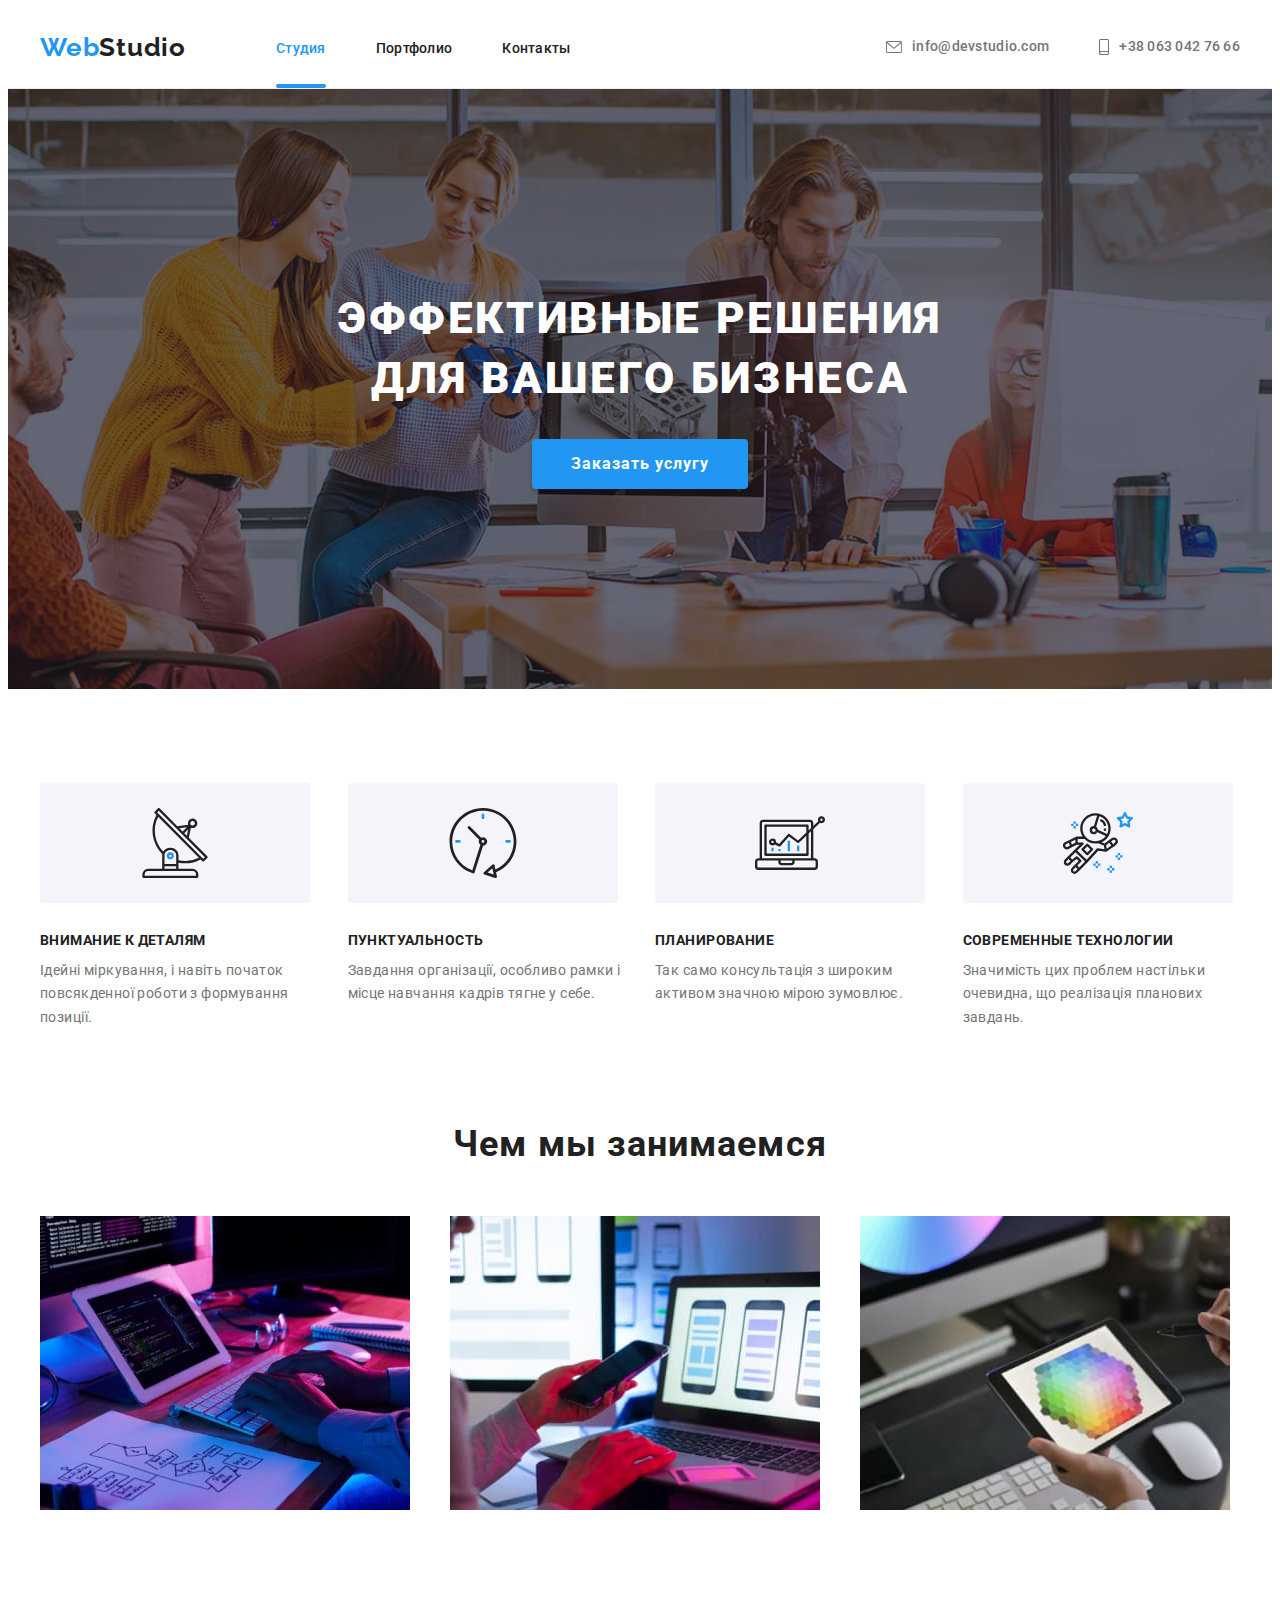
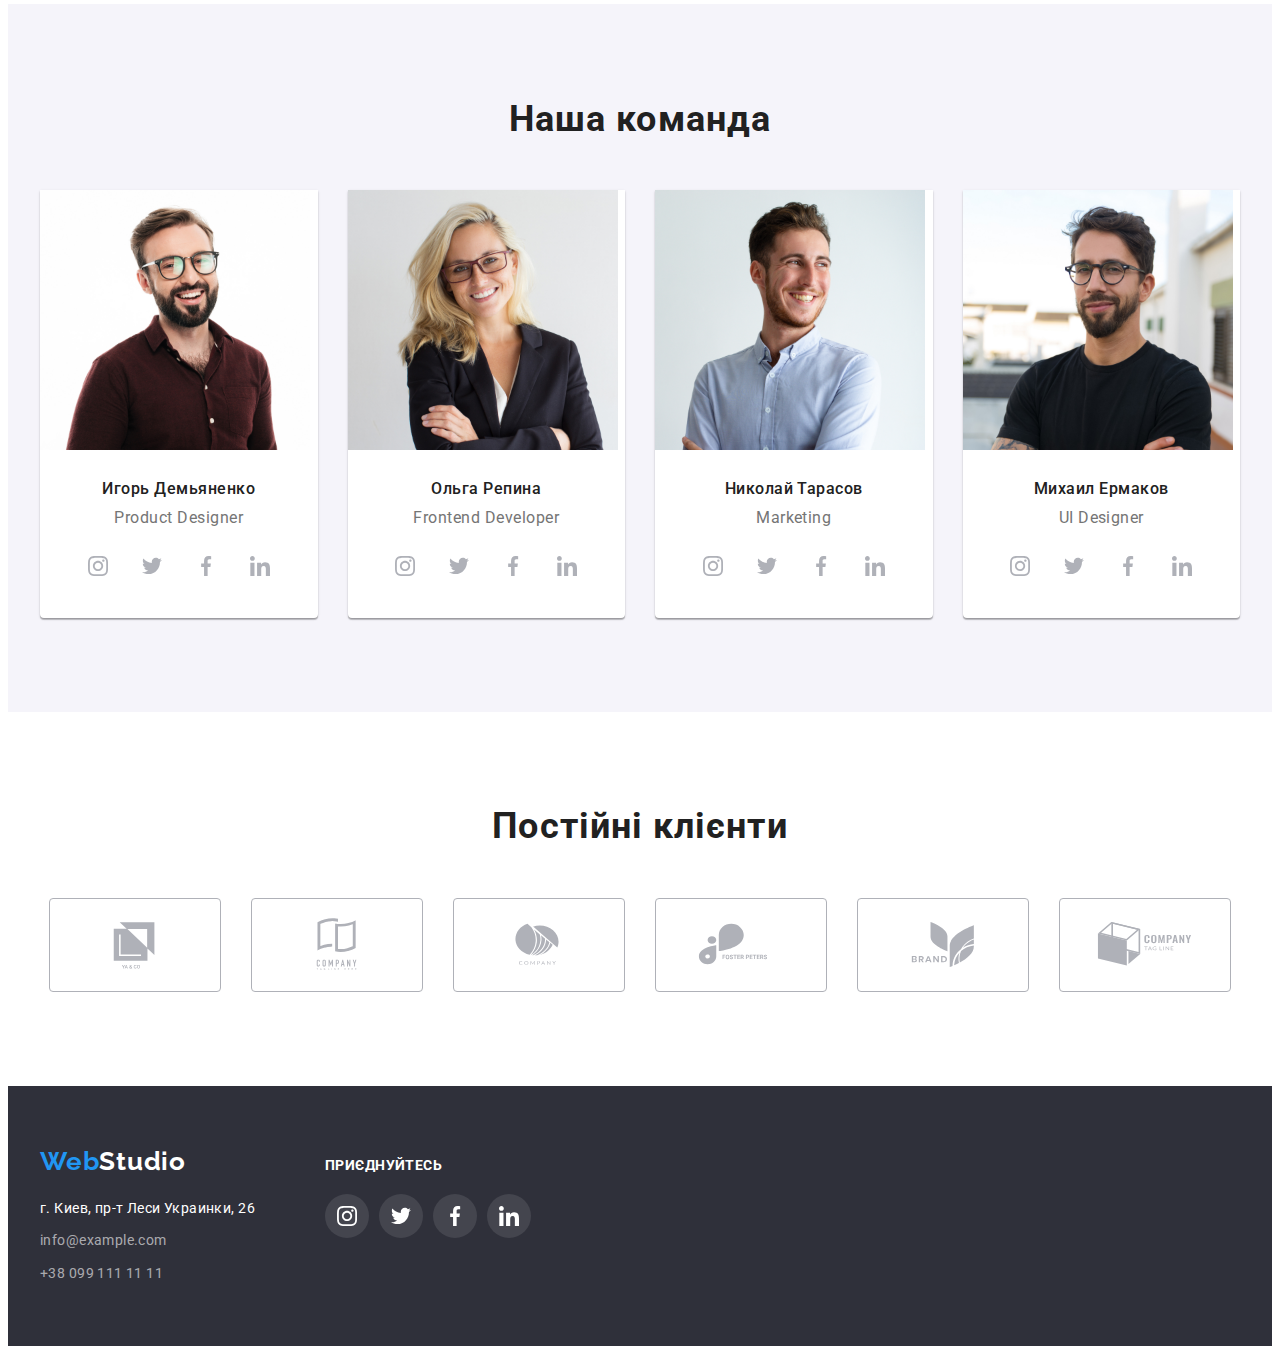
<file: index.html>
<!DOCTYPE html>
<html lang="ru">
  <head>
    <meta charset="UTF-8" />
    <meta http-equiv="X-UA-Compatible" content="IE=edge" />
    <meta name="viewport" content="width=device-width, initial-scale=1.0" />
    <title>WebStudio</title>
    <link rel="preconnect" href="https://fonts.googleapis.com" />
    <link rel="preconnect" href="https://fonts.gstatic.com" crossorigin />
    <link
      href="https://fonts.googleapis.com/css2?family=Raleway:wght@700&family=Roboto:wght@400;500;700;900&display=swap"
      rel="stylesheet"
    />
    <link
      rel="stylesheet"
      href="https://cdnjs.cloudflare.com/ajax/libs/modern-normalize/1.1.0/modern-normalize.min.css"
      integrity="sha512-wpPYUAdjBVSE4KJnH1VR1HeZfpl1ub8YT/NKx4PuQ5NmX2tKuGu6U/JRp5y+Y8XG2tV+wKQpNHVUX03MfMFn9Q=="
      crossorigin="anonymous"
      referrerpolicy="no-referrer"
    />
    <link rel="stylesheet" href="./css/style.css" />
  </head>
  <body>
    <header class="header">
      <div class="container header-container">
        <a href="" class="link header-logo"><span class="header-pre-logo">Web</span>Studio</a>
        <nav class="header-nav">
          <ul class="list header-list">
            <li class="header-item">
              <a href="./index.html" class="link header-link current">Студия</a>
            </li>
            <li class="header-item">
              <a href="./portfolio.html" class="link header-link">Портфолио</a>
            </li>
            <li class="header-item"><a href="" class="link header-link">Контакты</a></li>
          </ul>
        </nav>
        <ul class="list header-contact">
          <li class="contacts-item">
            <a
              href="mailto:info@devstudio.com"
              class="link header-mail"
              target="_blank"
              rel="noreferrer noopener"
              ><svg class="mail-icon" width="16" height="12">
                <use href="./images/icons.svg#icon-envelope"></use></svg
              >info@devstudio.com</a
            >
          </li>
          <li class="contacts-item">
            <a
              href="tel:+380630427677"
              class="link header-tel"
              target="_blank"
              rel="noreferrer noopener"
              ><svg class="mail-icon" width="10" height="16">
                <use href="./images/icons.svg#icon-smartphone"></use></svg
              >+38 063 042 76 66</a
            >
          </li>
        </ul>
      </div>
    </header>
    <main>
      <section class="hero">
        <div class="container">
          <h1 class="hero-title">Эффективные решения для вашего бизнеса</h1>
          <button type="button" class="hero-btn" data-modal-open>Заказать услугу</button>
        </div>
      </section>
      <section class="Peculiarities">
        <div class="container">
          <h2 hidden>Peculiarities</h2>
          <ul class="list peculiarities-list">
            <li class="peculiarities-item icon-antenna">
              <p class="peculiarities-title">Внимание к деталям</p>
              <p class="peculiarities-text">
                Ідейні міркування, і навіть початок повсякденної роботи з формування позиції.
              </p>
            </li>
            <li class="peculiarities-item icon-clock">
              <p class="peculiarities-title">Пунктуальность</p>
              <p class="peculiarities-text">
                Завдання організації, особливо рамки і місце навчання кадрів тягне у себе.
              </p>
            </li>
            <li class="peculiarities-item icon-diagram">
              <p class="peculiarities-title">Планирование</p>
              <p class="peculiarities-text">
                Так само консультація з широким активом значною мірою зумовлює.
              </p>
            </li>
            <li class="peculiarities-item icon-astronaut">
              <p class="peculiarities-title">Современные технологии</p>
              <p class="peculiarities-text">
                Значимість цих проблем настільки очевидна, що реалізація планових завдань.
              </p>
            </li>
          </ul>
        </div>
      </section>
      <section class="occupation">
        <div class="container">
          <h2 class="occupation-title">Чем мы занимаемся</h2>
          <ul class="list occupation-list">
            <li class="occupation-item">
              <img src="./images/laptop-on-table.jpg" width="370" alt="ноутбук на столе" />
            </li>
            <li class="occupation-item">
              <img src="./images/laptop-and-phone.jpg" width="370" alt="ноутбук и телефон" />
            </li>
            <li class="occupation-item">
              <img src="./images/ipad.jpg" width="370" alt="планшет" />
            </li>
          </ul>
        </div>
      </section>
      <section class="team">
        <div class="container">
          <h2 class="team-title">Наша команда</h2>
          <ul class="list team-list">
            <li class="team-item">
              <img class="team-img" src="./images/section-our-team-1.jpg" width="270" alt="" />
              <p class="team-first-text">Игорь Демьяненко</p>
              <p class="team-text">Product Designer</p>
              <ul class="list team-social-list">
                <li class="team-social-item">
                  <a class="link team-social-link" href=""
                    ><svg class="team-social-icon" width="20" height="20">
                      <use href="./images/icons.svg#icon-instagram"></use></svg
                  ></a>
                </li>
                <li class="team-social-item">
                  <a class="link team-social-link" href=""
                    ><svg class="team-social-icon" width="20" height="20">
                      <use href="./images/icons.svg#icon-twitter"></use></svg
                  ></a>
                </li>
                <li class="team-social-item">
                  <a class="link team-social-link" href=""
                    ><svg class="team-social-icon" width="20" height="20">
                      <use href="./images/icons.svg#icon-facebook"></use></svg
                  ></a>
                </li>
                <li class="team-social-item">
                  <a class="link team-social-link" href=""
                    ><svg class="team-social-icon" width="20" height="20">
                      <use href="./images/icons.svg#icon-linkedin"></use></svg
                  ></a>
                </li>
              </ul>
            </li>
            <li class="team-item">
              <img class="team-img" src="./images/section-our-team-2.jpg" width="270" alt="" />
              <p class="team-first-text">Ольга Репина</p>
              <p class="team-text">Frontend Developer</p>
              <ul class="list team-social-list">
                <li class="team-social-item">
                  <a class="link team-social-link" href=""
                    ><svg class="team-social-icon" width="20" height="20">
                      <use href="./images/icons.svg#icon-instagram"></use></svg
                  ></a>
                </li>
                <li class="team-social-item">
                  <a class="link team-social-link" href=""
                    ><svg class="team-social-icon" width="20" height="20">
                      <use href="./images/icons.svg#icon-twitter"></use></svg
                  ></a>
                </li>
                <li class="team-social-item">
                  <a class="link team-social-link" href=""
                    ><svg class="team-social-icon" width="20" height="20">
                      <use href="./images/icons.svg#icon-facebook"></use></svg
                  ></a>
                </li>
                <li class="team-social-item">
                  <a class="link team-social-link" href=""
                    ><svg class="team-social-icon" width="20" height="20">
                      <use href="./images/icons.svg#icon-linkedin"></use></svg
                  ></a>
                </li>
              </ul>
            </li>
            <li class="team-item">
              <img class="team-img" src="./images/section-our-team-3.jpg" width="270" alt="" />
              <p class="team-first-text">Николай Тарасов</p>
              <p class="team-text">Marketing</p>
              <ul class="list team-social-list">
                <li class="team-social-item">
                  <a class="link team-social-link" href=""
                    ><svg class="team-social-icon" width="20" height="20">
                      <use href="./images/icons.svg#icon-instagram"></use></svg
                  ></a>
                </li>
                <li class="team-social-item">
                  <a class="link team-social-link" href=""
                    ><svg class="team-social-icon" width="20" height="20">
                      <use href="./images/icons.svg#icon-twitter"></use></svg
                  ></a>
                </li>
                <li class="team-social-item">
                  <a class="link team-social-link" href=""
                    ><svg class="team-social-icon" width="20" height="20">
                      <use href="./images/icons.svg#icon-facebook"></use></svg
                  ></a>
                </li>
                <li class="team-social-item">
                  <a class="link team-social-link" href=""
                    ><svg class="team-social-icon" width="20" height="20">
                      <use href="./images/icons.svg#icon-linkedin"></use></svg
                  ></a>
                </li>
              </ul>
            </li>
            <li class="team-item">
              <img class="team-img" src="./images/section-our-team-4.jpg" width="270" alt="" />
              <p class="team-first-text">Михаил Ермаков</p>
              <p class="team-text">UI Designer</p>
              <ul class="list team-social-list">
                <li class="team-social-item">
                  <a class="link team-social-link" href=""
                    ><svg class="team-social-icon" width="20" height="20">
                      <use href="./images/icons.svg#icon-instagram"></use></svg
                  ></a>
                </li>
                <li class="team-social-item">
                  <a class="link team-social-link" href=""
                    ><svg class="team-social-icon" width="20" height="20">
                      <use href="./images/icons.svg#icon-twitter"></use></svg
                  ></a>
                </li>
                <li class="team-social-item">
                  <a class="link team-social-link" href=""
                    ><svg class="team-social-icon" width="20" height="20">
                      <use href="./images/icons.svg#icon-facebook"></use></svg
                  ></a>
                </li>
                <li class="team-social-item">
                  <a class="link team-social-link" href=""
                    ><svg class="team-social-icon" width="20" height="20">
                      <use href="./images/icons.svg#icon-linkedin"></use></svg
                  ></a>
                </li>
              </ul>
            </li>
          </ul>
        </div>
      </section>
      <section class="clients">
        <h2 class="cliens-title">Постійні клієнти</h2>
        <ul class="list cliens-list">
          <li class="cliens-item">
            <a class="link cliens-link" href=""
              ><svg class="cliens-icon" width="106" height="60">
                <use href="./images/icons.svg#icon-Logo-1"></use></svg
            ></a>
          </li>
          <li class="cliens-item">
            <a class="link cliens-link" href=""
              ><svg class="cliens-icon" width="106" height="60">
                <use href="./images/icons.svg#icon-Logo-2"></use></svg
            ></a>
          </li>
          <li class="cliens-item">
            <a class="link cliens-link" href=""
              ><svg class="cliens-icon" width="106" height="60">
                <use href="./images/icons.svg#icon-Logo-3"></use></svg
            ></a>
          </li>
          <li class="cliens-item">
            <a class="link cliens-link" href=""
              ><svg class="cliens-icon" width="106" height="60">
                <use href="./images/icons.svg#icon-Logo-4"></use></svg
            ></a>
          </li>
          <li class="cliens-item">
            <a class="link cliens-link" href=""
              ><svg class="cliens-icon" width="106" height="60">
                <use href="./images/icons.svg#icon-Logo-5"></use></svg
            ></a>
          </li>
          <li class="cliens-item">
            <a class="link cliens-link" href=""
              ><svg class="cliens-icon" width="106" height="60">
                <use href="./images/icons.svg#icon-Logo-6"></use></svg
            ></a>
          </li>
        </ul>
      </section>
    </main>
    <footer class="footer">
      <div class="container footer-wrap">
        <div class="address-wrap">
          <a href="" class="link footer-logo"><span class="footer-pre-logo">Web</span>Studio</a>
          <address>
            <ul class="list">
              <li class="footer-item">
                <a class="link address-maps" href="" target="_blank" rel="noreferrer noopener"
                  >г. Киев, пр-т Леси Украинки, 26</a
                >
              </li>
              <li class="footer-item">
                <a
                  class="link address-mail"
                  href="mailto:info@example.com"
                  target="_blank"
                  rel="noreferrer noopener"
                  >info@example.com</a
                >
              </li>
              <li class="footer-item">
                <a
                  class="link address-tel"
                  href="tel:+380991111111"
                  target="_blank"
                  rel="noreferrer noopener"
                  >+38 099 111 11 11</a
                >
              </li>
            </ul>
          </address>
        </div>
        <div>
          <h2 class="social-title">приєднуйтесь</h2>
          <ul class="list footer-social-list">
            <li class="footer-social-item">
              <a class="link footer-social-link" href=""
                ><svg class="footer-social-icon" width="20" height="20">
                  <use href="./images/icons.svg#icon-instagram"></use></svg
              ></a>
            </li>
            <li class="footer-social-item">
              <a class="link footer-social-link" href=""
                ><svg class="footer-social-icon" width="20" height="20">
                  <use href="./images/icons.svg#icon-twitter"></use></svg
              ></a>
            </li>
            <li class="footer-social-item">
              <a class="link footer-social-link" href=""
                ><svg class="footer-social-icon" width="20" height="20">
                  <use href="./images/icons.svg#icon-facebook"></use></svg
              ></a>
            </li>
            <li class="footer-social-item">
              <a class="link footer-social-link" href=""
                ><svg class="footer-social-icon" width="20" height="20">
                  <use href="./images/icons.svg#icon-linkedin"></use></svg
              ></a>
            </li>
          </ul>
        </div>
      </div>
    </footer>
    <div class="backdrop is-hidden" data-modal>
      <div class="modal">
        <div type="button" class="modal-close" data-modal-close><svg class="modal-close-icon" width="11" height="11">
                  <use href="./images/icons.svg#icon-close"></use></svg</div>
      </div>
    </div>
    <script src="./js/modal.js"></script>
  </body>
</html>
</file>
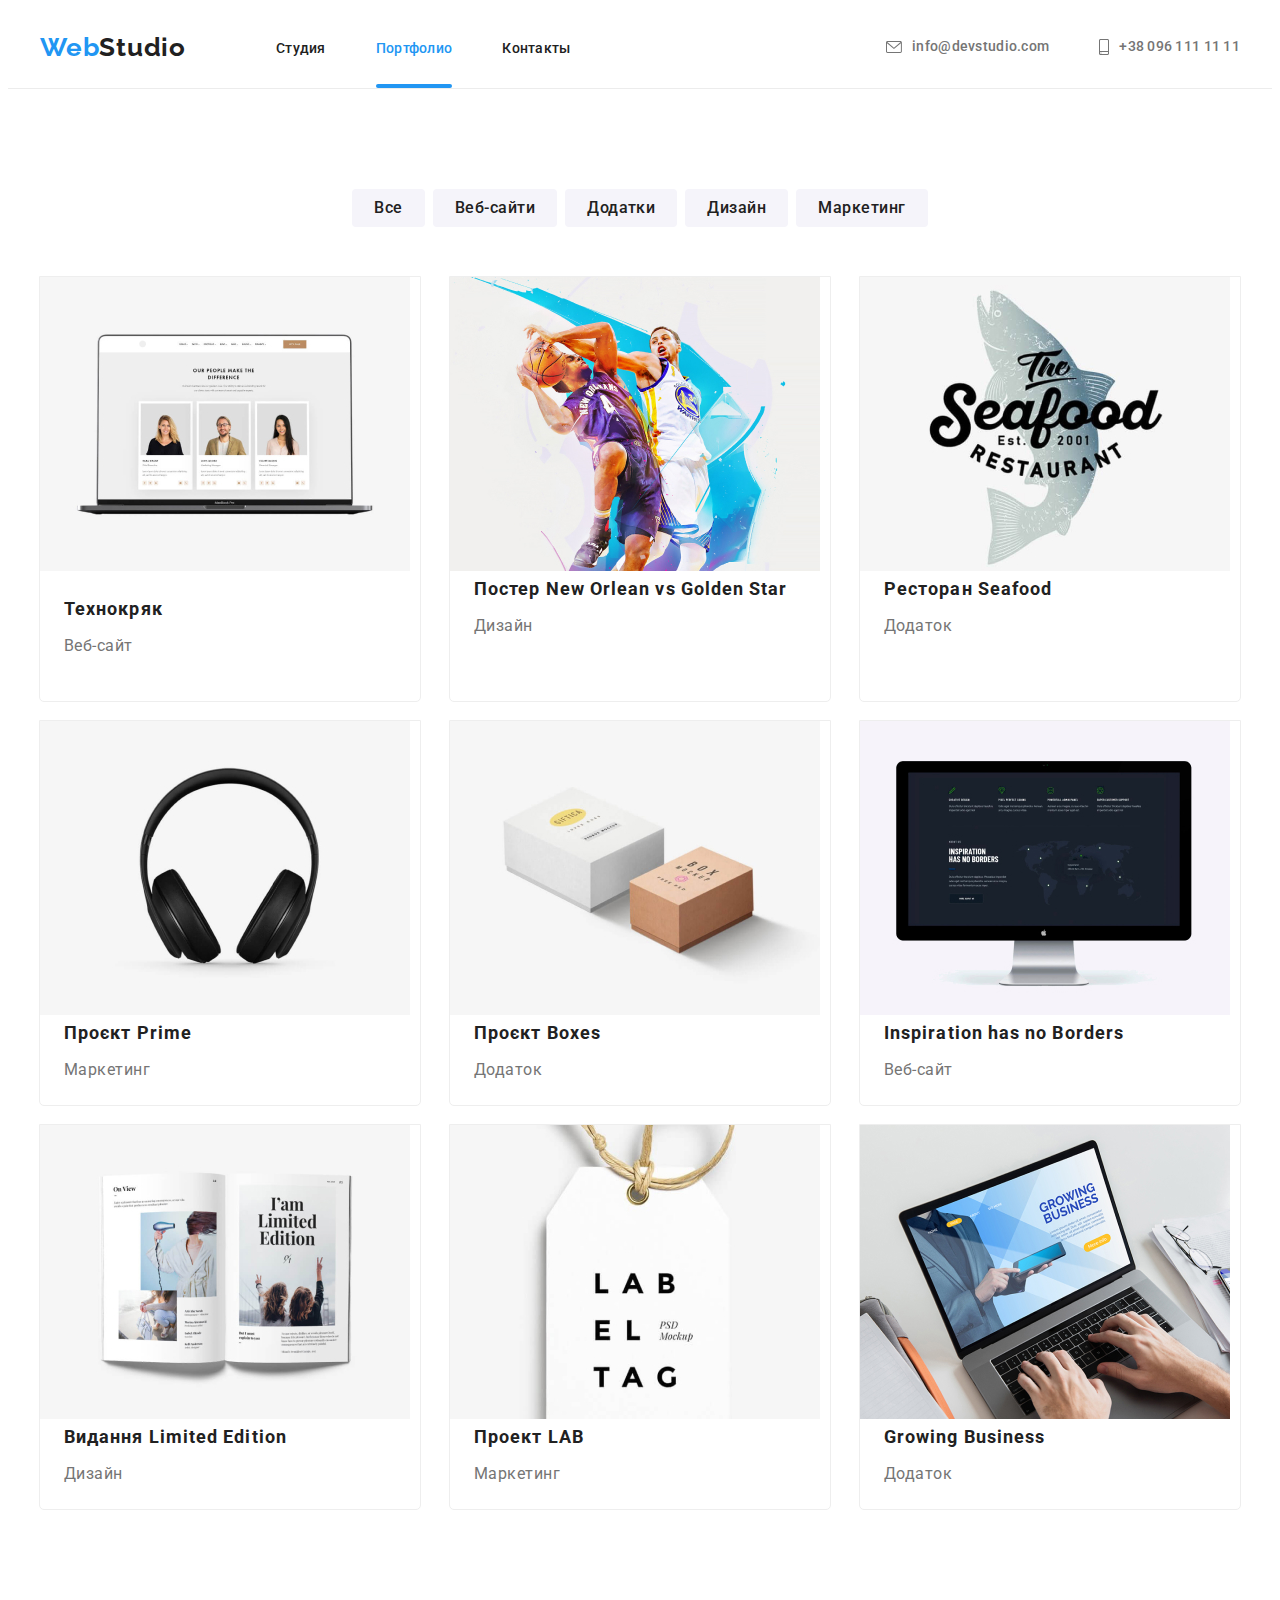
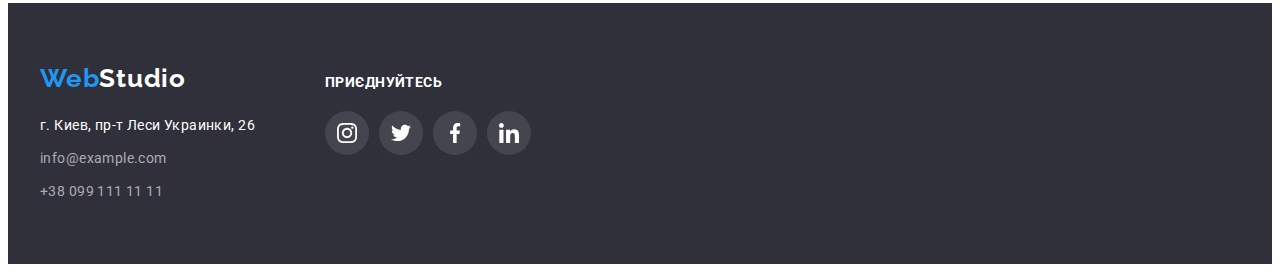
<file: portfolio.html>
<!DOCTYPE html>
<html lang="ru">
  <head>
    <meta charset="UTF-8" />
    <meta http-equiv="X-UA-Compatible" content="IE=edge" />
    <meta name="viewport" content="width=device-width, initial-scale=1.0" />
    <title>Portfolio</title>
    <link rel="preconnect" href="https://fonts.googleapis.com" />
    <link rel="preconnect" href="https://fonts.gstatic.com" crossorigin />
    <link
      href="https://fonts.googleapis.com/css2?family=Raleway:wght@700&family=Roboto:wght@400;500;700;900&display=swap"
      rel="stylesheet"
    />
    <link
      rel="stylesheet"
      href="https://cdnjs.cloudflare.com/ajax/libs/modern-normalize/1.1.0/modern-normalize.min.css"
      integrity="sha512-wpPYUAdjBVSE4KJnH1VR1HeZfpl1ub8YT/NKx4PuQ5NmX2tKuGu6U/JRp5y+Y8XG2tV+wKQpNHVUX03MfMFn9Q=="
      crossorigin="anonymous"
      referrerpolicy="no-referrer"
    />
    <link rel="stylesheet" href="./css/style.css" />
  </head>
  <body>
    <header class="header">
      <div class="container header-container">
        <a href="" class="link header-logo"><span class="header-pre-logo">Web</span>Studio</a>
        <nav class="header-nav">
          <ul class="list header-list">
            <li class="header-item"><a href="./index.html" class="link header-link">Студия</a></li>
            <li class="header-item">
              <a href="./portfolio.html" class="link header-link current">Портфолио</a>
            </li>
            <li class="header-item"><a href="" class="link header-link">Контакты</a></li>
          </ul>
        </nav>
        <ul class="list header-contact">
          <li class="contacts-item">
            <a
              href="mailto:info@devstudio.com"
              class="link header-mail"
              target="_blank"
              rel="noreferrer noopener"
              ><svg class="mail-icon" width="16" height="12">
                <use href="./images/icons.svg#icon-envelope"></use></svg
              >info@devstudio.com</a
            >
          </li>
          <li class="contacts-item">
            <a
              href="tel:+380961111111"
              class="link header-tel"
              target="_blank"
              rel="noreferrer noopener"
              ><svg class="mail-icon" width="10" height="16">
                <use href="./images/icons.svg#icon-smartphone"></use></svg
              >+38 096 111 11 11</a
            >
          </li>
        </ul>
      </div>
    </header>
    <main>
      <section class="navigation">
        <div class="container">
          <h1 class="navigation-title visually-hidden">Portfolio</h1>
          <ul class="list navigation-list">
            <li class="navigation-item"><button class="navigation-btn" type="button">Все</button></li>
            <li class="navigation-item"><button class="navigation-btn" type="button">Веб-сайти</button></li>
            <li class="navigation-item"><button class="navigation-btn" type="button">Додатки</button></li>
            <li class="navigation-item"><button class="navigation-btn" type="button">Дизайн</button></li>
            <li class="navigation-item"><button class="navigation-btn" type="button">Маркетинг</button></li>
          </ul>
        </div>
      </section>
      <section class="portfolio">
        <div class="container">
          <h2 class="portfolio-title visually-hidden">cards</h2>
          <ul class="list portfolio-list">
            <li class="portfolio-item">
                <div class="portfolio-img-wrap">
                  <img class="portfolio-img" src="./images/portfolio-img-1.jpg" width="370" alt="" />
                    <p class="portfolio-img-text">Ресурс пропонує комплексні пропозиції з різним рівнем функціоналу та сервісів. Все це дозволить відвідувачу отримати вичерпні відомості про компанію чи приватну особу.</p>
                </div>
              <div class="portfolio-title-text-wrap">
              <p class="portfolio-title">Технокряк</p>
              <p class="portfolio-text">Веб-сайт</p>
              </div>
            </li>
            <li class="portfolio-item">
              <a href=""><img class="portfolio-img" src="./images/portfolio-img-2.jpg" width="370" alt="" /></a>
              <p class="portfolio-title">Постер New Orlean vs Golden Star</p>
              <p class="portfolio-text">Дизайн</p>
            </li>
            <li class="portfolio-item">
              <a href=""><img class="portfolio-img" src="./images/portfolio-img-3.jpg" width="370" alt="" /></a>
              <p class="portfolio-title">Ресторан Seafood</p>
              <p class="portfolio-text">Додаток</p>
            </li>
            <li class="portfolio-item">
              <a href=""><img class="portfolio-img" src="./images/portfolio-img-4.jpg" width="370" alt="" /></a>
              <p class="portfolio-title">Проєкт Prime</p>
              <p class="portfolio-text">Маркетинг</p>
            </li>
            <li class="portfolio-item">
              <a href=""><img class="portfolio-img" src="./images/portfolio-img-5.jpg" width="370" alt="" /></a>
              <p class="portfolio-title">Проєкт Boxes</p>
              <p class="portfolio-text">Додаток</p>
            </li>
            <li class="portfolio-item">
              <a href=""><img class="portfolio-img" src="./images/portfolio-img-6.jpg" width="370" alt="" /></a>
              <p class="portfolio-title">Inspiration has no Borders</p>
              <p class="portfolio-text">Веб-сайт</p>
            </li>
            <li class="portfolio-item">
              <a href=""><img class="portfolio-img" src="./images/portfolio-img-7.jpg" width="370" alt="" /></a>
              <p class="portfolio-title">Видання Limited Edition</p>
              <p class="portfolio-text">Дизайн</p>
            </li>
            <li class="portfolio-item">
              <a href=""><img class="portfolio-img" src="./images/portfolio-img-8.jpg" width="370" alt="" /></a>
              <p class="portfolio-title">Проект LAB</p>
              <p class="portfolio-text">Маркетинг</p>
            </li>
            <li class="portfolio-item">
              <a href=""><img class="portfolio-img" src="./images/portfolio-img-9.jpg" width="370" alt="" /></a>
              <p class="portfolio-title">Growing Business</p>
              <p class="portfolio-text">Додаток</p>
            </li class="portfolio-item">
          </ul>
        </div>
      </section>
    </main>
    <footer class="footer">
      <div class="container footer-wrap">
        <div class="address-wrap">
          <a href="" class="link footer-logo"><span class="footer-pre-logo">Web</span>Studio</a>
          <address>
            <ul class="list">
              <li class="footer-item">
                <a class="link address-maps" href="" target="_blank" rel="noreferrer noopener"
                  >г. Киев, пр-т Леси Украинки, 26</a
                >
              </li>
              <li class="footer-item">
                <a
                  class="link address-mail"
                  href="mailto:info@example.com"
                  target="_blank"
                  rel="noreferrer noopener"
                  >info@example.com</a
                >
              </li>
              <li class="footer-item">
                <a
                  class="link address-tel"
                  href="tel:+380991111111"
                  target="_blank"
                  rel="noreferrer noopener"
                  >+38 099 111 11 11</a
                >
              </li>
            </ul>
          </address>
        </div>
        <div>
          <h2 class="social-title">приєднуйтесь</h2>
          <ul class="list footer-social-list">
            <li class="footer-social-item">
              <a class="link footer-social-link" href=""
                ><svg class="footer-social-icon" width="20" height="20">
                  <use href="./images/icons.svg#icon-instagram"></use></svg
              ></a>
            </li>
            <li class="footer-social-item">
              <a class="link footer-social-link" href=""
                ><svg class="footer-social-icon" width="20" height="20">
                  <use href="./images/icons.svg#icon-twitter"></use></svg
              ></a>
            </li>
            <li class="footer-social-item">
              <a class="link footer-social-link" href=""
                ><svg class="footer-social-icon" width="20" height="20">
                  <use href="./images/icons.svg#icon-facebook"></use></svg
              ></a>
            </li>
            <li class="footer-social-item">
              <a class="link footer-social-link" href=""
                ><svg class="footer-social-icon" width="20" height="20">
                  <use href="./images/icons.svg#icon-linkedin"></use></svg
              ></a>
            </li>
          </ul>
        </div>
      </div>
    </footer>
  </body>
</html>
</file>
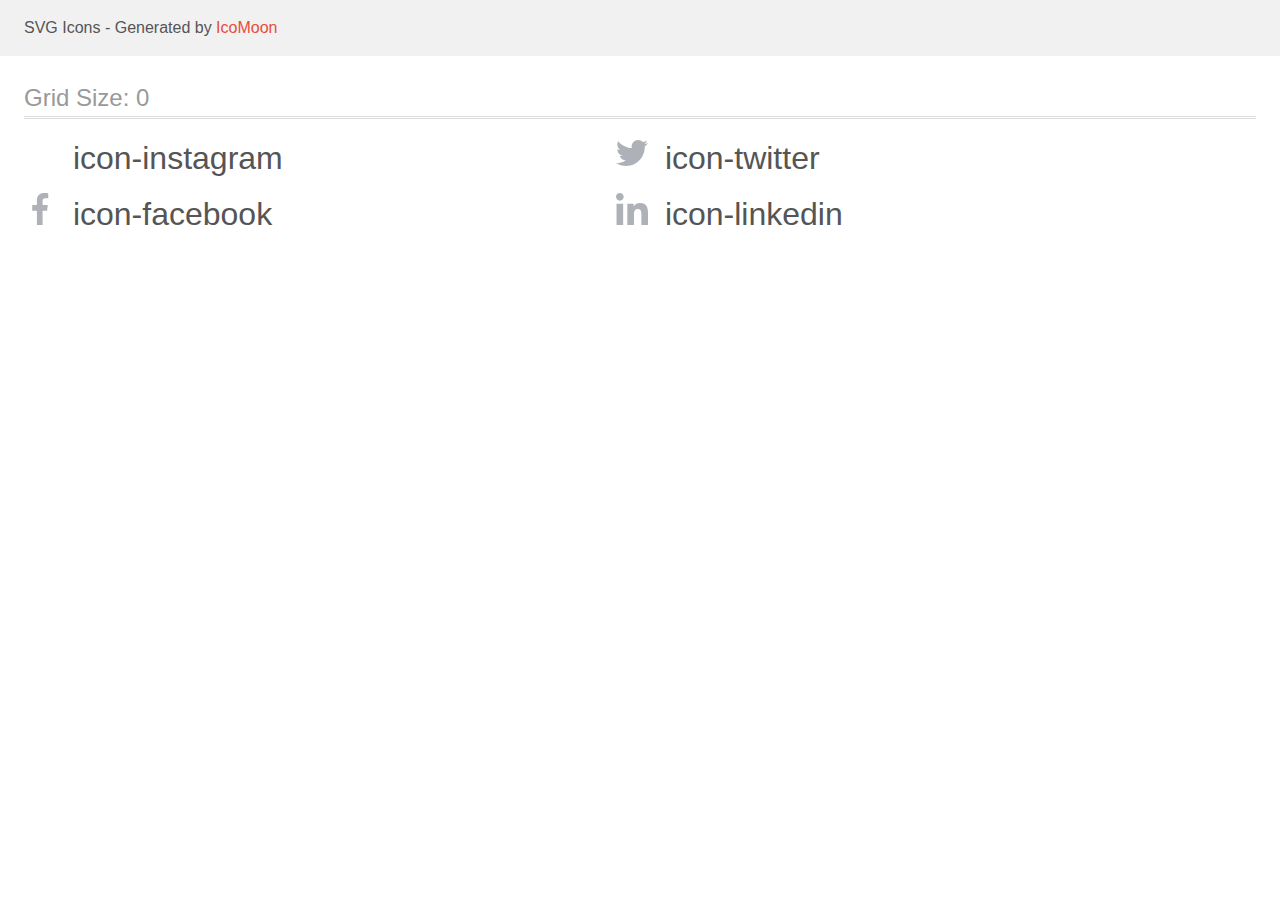
<file: images/icomoon/demo.html>
<!doctype html>
<html>
<head>
    <title>IcoMoon - SVG Icons</title>
    <meta charset="utf-8">
    <meta name="viewport" content="width=device-width, initial-scale=1">
    <link rel="stylesheet" href="demo-files/demo.css">
    <link rel="stylesheet" href="style.css">
</head>
<body>
<svg aria-hidden="true" style="position: absolute; width: 0; height: 0; overflow: hidden;" version="1.1" xmlns="http://www.w3.org/2000/svg" xmlns:xlink="http://www.w3.org/1999/xlink">
<defs>
<symbol id="icon-instagram" viewBox="0 0 32 32">
<path fill="#fff" style="fill: var(--color1, #fff)" d="M31.968 9.408c-0.074-1.701-0.349-2.869-0.742-3.882-0.424-1.111-1.054-2.059-1.85-2.837l-0.001-0.001c-0.78-0.792-1.724-1.419-2.778-1.827l-0.054-0.018c-1.019-0.394-2.181-0.667-3.882-0.742-1.712-0.082-2.256-0.101-6.602-0.101-4.344 0-4.888 0.019-6.595 0.094-1.699 0.074-2.869 0.349-3.88 0.742-1.112 0.424-2.060 1.054-2.839 1.85l-0.001 0.001c-0.791 0.78-1.418 1.724-1.825 2.778l-0.018 0.054c-0.395 1.019-0.669 2.181-0.744 3.882-0.082 1.712-0.101 2.256-0.101 6.602 0 4.344 0.019 4.888 0.094 6.595 0.075 1.701 0.35 2.869 0.744 3.882 0.426 1.11 1.055 2.057 1.849 2.837l0.001 0.001c0.8 0.813 1.77 1.443 2.832 1.843 1.019 0.395 2.182 0.67 3.882 0.744 1.707 0.075 2.251 0.094 6.595 0.094 4.346 0 4.89-0.019 6.595-0.094 1.701-0.074 2.869-0.349 3.882-0.742 2.157-0.85 3.833-2.526 4.664-4.628l0.019-0.055c0.394-1.019 0.669-2.182 0.744-3.882 0.075-1.707 0.093-2.251 0.093-6.595s-0.006-4.888-0.080-6.595zM29.088 22.474c-0.070 1.563-0.333 2.406-0.55 2.97-0.552 1.399-1.64 2.486-3.004 3.024l-0.036 0.012c-0.56 0.219-1.411 0.482-2.968 0.55-1.688 0.075-2.194 0.094-6.464 0.094-4.269 0-4.782-0.019-6.464-0.094-1.563-0.069-2.406-0.331-2.97-0.55-0.721-0.269-1.334-0.676-1.836-1.192l-0.001-0.001c-0.517-0.503-0.924-1.117-1.184-1.803l-0.011-0.034c-0.218-0.563-0.48-1.413-0.549-2.97-0.075-1.688-0.094-2.195-0.094-6.464 0-4.27 0.019-4.784 0.094-6.464 0.069-1.563 0.331-2.406 0.549-2.97 0.269-0.722 0.678-1.337 1.198-1.837l0.002-0.002c0.504-0.517 1.119-0.923 1.806-1.182l0.034-0.011c0.56-0.219 1.411-0.48 2.968-0.55 1.688-0.074 2.195-0.093 6.464-0.093 4.275 0 4.782 0.019 6.464 0.093 1.563 0.069 2.406 0.331 2.97 0.55 0.693 0.256 1.325 0.662 1.837 1.194 0.531 0.52 0.938 1.144 1.195 1.84 0.218 0.56 0.48 1.411 0.549 2.968 0.075 1.688 0.094 2.194 0.094 6.464 0 4.269-0.019 4.768-0.094 6.458z"></path>
<path fill="#fff" style="fill: var(--color1, #fff)" d="M16.059 7.782c-4.539 0.002-8.218 3.682-8.219 8.221v0c0.091 4.471 3.737 8.060 8.221 8.060s8.13-3.589 8.221-8.052l0-0.009c-0.001-4.54-3.681-8.22-8.221-8.221h-0zM16.059 21.334c-2.945-0-5.332-2.388-5.332-5.333s2.388-5.333 5.333-5.333c0 0 0.001 0 0.001 0h-0c2.946 0 5.334 2.388 5.334 5.334s-2.388 5.334-5.334 5.334v0zM26.525 7.458c0 1.060-0.86 1.92-1.92 1.92s-1.92-0.86-1.92-1.92v0c0-1.060 0.86-1.92 1.92-1.92s1.92 0.86 1.92 1.92v0z"></path>
</symbol>
<symbol id="icon-twitter" viewBox="0 0 32 32">
<path fill="#afb1b8" style="fill: var(--color2, #afb1b8)" d="M32 6.078c-1.1 0.493-2.376 0.857-3.713 1.028l-0.068 0.007c1.36-0.817 2.382-2.078 2.873-3.579l0.013-0.046c-1.197 0.722-2.591 1.273-4.076 1.573l-0.084 0.014c-1.2-1.279-2.9-2.076-4.787-2.076-3.622 0-6.558 2.936-6.558 6.558 0 0.001 0 0.003 0 0.004v-0c0 0.52 0.043 1.021 0.152 1.496-5.454-0.266-10.28-2.88-13.522-6.861-0.564 0.949-0.899 2.092-0.902 3.313v0.001c0 2.272 1.171 4.286 2.914 5.451-1.091-0.030-2.107-0.325-2.994-0.823l0.033 0.017v0.072c0.003 3.165 2.236 5.807 5.213 6.44l0.043 0.008c-0.499 0.136-1.071 0.215-1.662 0.215-0.020 0-0.041-0-0.061-0l0.003 0c-0.419 0-0.843-0.024-1.242-0.112 0.85 2.598 3.261 4.509 6.13 4.57-2.215 1.746-5.045 2.8-8.122 2.8-0.004 0-0.008 0-0.013 0h0.001c-0.018 0-0.040 0-0.062 0-0.531 0-1.055-0.034-1.569-0.099l0.061 0.006c2.826 1.846 6.287 2.944 10.004 2.944 0.021 0 0.042-0 0.063-0h-0.003c12.072 0 18.672-10 18.672-18.669 0-0.288-0.010-0.57-0.024-0.848 1.299-0.936 2.39-2.064 3.258-3.355l0.030-0.047z"></path>
</symbol>
<symbol id="icon-facebook" viewBox="0 0 32 32">
<path fill="#afb1b8" style="fill: var(--color2, #afb1b8)" d="M21.328 5.312h2.923v-5.088c-1.232-0.143-2.66-0.224-4.107-0.224-0.052 0-0.104 0-0.157 0l0.008-0c-4.213 0-7.099 2.65-7.099 7.52v4.48h-4.646v5.688h4.646v14.312h5.699v-14.31h4.459l0.709-5.688h-5.17v-3.922c0-1.643 0.443-2.768 2.734-2.768z"></path>
</symbol>
<symbol id="icon-linkedin" viewBox="0 0 32 32">
<path fill="#afb1b8" style="fill: var(--color2, #afb1b8)" d="M31.992 32h0.008v-11.738c0-5.741-1.235-10.163-7.947-10.163-3.227 0-5.392 1.77-6.277 3.45h-0.093v-2.914h-6.365v21.363h6.627v-10.578c0-2.786 0.528-5.48 3.978-5.48 3.398 0 3.45 3.179 3.45 5.658v10.402h6.619zM0.528 10.635h6.635v21.365h-6.635v-21.365zM3.843 0c-2.123 0-3.843 1.721-3.843 3.843v0c0 2.12 1.722 3.878 3.843 3.878 2.12 0 3.842-1.757 3.842-3.878s-1.72-3.841-3.841-3.843h-0z"></path>
</symbol>
</defs>
</svg>

<header class="bgc1 clearfix">
<div class="mhl">
    <p>SVG Icons - Generated by <a href="https://icomoon.io/app">IcoMoon</a></p>
</div>
</header>
    <div class="clearfix mhl ptl">
        <h1 class="mvm mtn fgc1">Grid Size: 0</h1>
        <div class="glyph fs1">
            <div class="clearfix pbs">
                <svg class="icon icon-instagram"><use xlink:href="#icon-instagram"></use></svg><span class="name"> icon-instagram</span>
            </div>
        </div>
        <div class="glyph fs1">
            <div class="clearfix pbs">
                <svg class="icon icon-twitter"><use xlink:href="#icon-twitter"></use></svg><span class="name"> icon-twitter</span>
            </div>
        </div>
        <div class="glyph fs1">
            <div class="clearfix pbs">
                <svg class="icon icon-facebook"><use xlink:href="#icon-facebook"></use></svg><span class="name"> icon-facebook</span>
            </div>
        </div>
        <div class="glyph fs1">
            <div class="clearfix pbs">
                <svg class="icon icon-linkedin"><use xlink:href="#icon-linkedin"></use></svg><span class="name"> icon-linkedin</span>
            </div>
        </div>
  </div>
<script defer src="svgxuse.js"></script>
</body>
</html>
</file>
<file: css/style.css>
:root {
    --header-color: #212121;
    --focus-color: #2196F3;
    --alternative-color: #757575;
}
body {
    font-family: 'Roboto', sans-serif;
}

p, h1, h2, h3, h4, h5, h6 {
    margin: 0;
}

ul, ol {
    margin: 0;
    padding: 0;
}

button {
    cursor: pointer;
}

img {
    display: block;
}

.list {
    list-style: none;

}

.link {
    text-decoration: none;
}

.visually-hidden {
    position: absolute;
    white-space: nowrap;
    width: 1px;
    height: 1px;
    overflow: hidden;
    border: 0;
    padding: 0;
    clip: rect(0 0 0 0);
    clip-path: inset(50%);
    margin: -1px;
}

.container {
    width: 1200px;
    padding-left: 15px;
    padding-right: 15px;
    margin: 0 auto;
}

.header {
    padding-top: 24px;
    padding-bottom: 25px;
    border-bottom: 1px solid #ECECEC;
}

.header-container {
    display: flex;
    align-items: center;
}

.header-logo {
    display: block;
    font-family: 'Raleway';
    font-weight: 700;
    font-size: 26px;
    line-height: 1.19;
    letter-spacing: 0.03em;
    color: var(--header-color);
    margin-right: 90px;
}

.header-pre-logo {
    font-family: 'Raleway';
    font-weight: 700;
    font-size: 26px;
    line-height: 1.19;
    letter-spacing: 0.03em;
    color: var(--focus-color);
}

.header-list {
    display: flex;
}

.header-link {
    padding-top: 32px;
    padding-bottom: 32px;
}

.header-item:not(:last-child) {
    margin-right: 50px;
}

.header-link {
    font-weight: 500;
    font-size: 14px;
    line-height: 1.14;
    letter-spacing: 0.02em;
    color: var(--header-color);
    transition: color 250ms cubic-bezier(0.4, 0, 0.2, 1);
}

.current {
    color: #2196F3;
    position: relative;
}

.current::after {
    position: absolute;
    content: "";
    width: 100%;
    height: 4px;
    left: 0;
    bottom: 0;
    border-radius: 2px;
    background-color: #2196F3;
}

.header-link:hover,
.header-link:focus {
    color: var(--focus-color);
}

.header-contact {
    display: flex;
    margin-left: auto;
}

.header-mail,
.header-tel {
    display: flex;
    justify-content: center;
    align-items: center;
    font-weight: 500;
    font-size: 14px;
    line-height: 1.14;
    letter-spacing: 0.02em;
    color: var(--alternative-color);
    transition: color 250ms cubic-bezier(0.4, 0, 0.2, 1);
}

.header-mail:hover,
.header-mail:focus,
.header-tel:hover, 
.header-tel:focus {
    color: var(--focus-color);
}

.header-mail {
    margin-right: 50px;
}

.mail-icon {
    fill: currentColor;
    margin-right: 10px;
}

.hero {
    background: #C4C4C4;
    background-image: linear-gradient(rgba(47, 48, 58, 0.4),rgba(47, 48, 58, 0.4)), url(/images/hero-Img.jpg);
    background-repeat: no-repeat;
    background-position: center;
    background-size: cover;
    text-align: center;
    max-width: 1600px;
    margin: 0 auto;
    padding-top: 200px;
    padding-bottom: 200px;
}

.hero-title {
    max-width: 696px;
    font-weight: 900;
    font-size: 44px;
    line-height: 1.36;
    text-align: center;
    letter-spacing: 0.06em;
    text-transform: uppercase;
    color: #FFFFFF;
    margin: 0 auto;
    margin-bottom: 30px;
}

.hero-btn {
    padding: 0 32px;
    font-family: inherit;
    font-weight: 700;
    font-size: 16px;
    line-height: 1.88;
    letter-spacing: 0.06em;
    min-width: 216px;
    height: 50px;
    color: #FFFFFF;
    background: #2196F3;
    box-shadow: 0px 4px 4px rgba(0, 0, 0, 0.15);
    border-radius: 4px;
    border: none;
    transition: background-color 250ms cubic-bezier(0.4, 0, 0.2, 1);
}

.hero-btn:hover, .hero-btn:focus {
background-color: #188CE8;
}

.Peculiarities {
    padding-top: 94px;
    padding-bottom: 94px;
}

.peculiarities-list {
    display: flex;
    margin-right: -30px;

}

.peculiarities-item {
    flex-basis: calc(100% / 3 - 30px);
    margin-right: 30px;
}

.peculiarities-item::before {
    content: "";
    width: 270px;
    height: 120px;
    display: block;
    background-color: #F5F4FA;
    background-repeat: no-repeat;
    background-position: center;
    background-size: auto;
    border-radius: 4px;
    margin-bottom: 30px;
}

.icon-antenna::before {
    background-image: url('../images/antenna.svg');
}

.icon-clock::before {
    background-image: url('../images/clock.svg');
}

.icon-diagram::before {
    background-image: url('../images/diagram.svg');
}

.icon-astronaut::before {
    background-image: url('../images/astronaut.svg');
}

.peculiarities-title {
    font-weight: 700;
    font-size: 14px;
    line-height: 1.14;
    letter-spacing: 0.03em;
    text-transform: uppercase;
    color: var(--header-color);
    margin-bottom: 10px;
}

.peculiarities-text {
    font-weight: 400;
    font-size: 14px;
    line-height: 1.71;
    letter-spacing: 0.03em;
    color: var(--alternative-color);
}

.occupation {
    padding-bottom: 94px;
}

.occupation-title {
    font-size: 36px;
    line-height: 1.16;
    text-align: center;
    letter-spacing: 0.03em;
    color: var(--header-color);
    padding-bottom: 50px;
}

.occupation-list {
    display: flex;
    flex-wrap: wrap;
    margin-right: -30px;
}

.occupation-item {
    flex-basis: calc(100% / 3 - 30px);
    margin-right: 30px;
}

.team {
    padding-top: 94px;
    padding-bottom: 94px;
    background-color: #F5F4FA;
}

.team-title {
    margin-bottom: 50px;
    font-size: 36px;
    line-height: 42px;
    text-align: center;
    letter-spacing: 0.03em;
    color: var(--header-color);
}

.team-list {
    display: flex;
    flex-wrap: wrap;
    margin-right: -30px;
}

.team-item {
    flex-basis: calc(100% / 4 - 30px);
    margin-right: 30px;
    padding-bottom: 30px;
    box-shadow: 0px 1px 3px rgba(0, 0, 0, 0.12), 0px 1px 1px rgba(0, 0, 0, 0.14), 0px 2px 1px rgba(0, 0, 0, 0.2);
    border-radius: 0px 0px 4px 4px;
    background-color: #fff;
}

.team-img {
    padding-bottom: 30px;
}

.team-first-text {
    font-weight: 500;
    font-size: 16px;
    line-height: 1.18;
    text-align: center;
    letter-spacing: 0.03em;
    color: var(--header-color);
    padding-bottom: 10px;
}

.team-text {
    margin-bottom: 16px;
    font-weight: 400;
    font-size: 16px;
    line-height: 1.18;
    text-align: center;
    letter-spacing: 0.03em;
    color: var(--alternative-color);
}

.team-social-list {
    display: flex;
    justify-content: center;

}

.team-social-item + .team-social-item {
    margin-left: 10px;
}

.team-social-link {
    display: flex;
    justify-content: center;
    align-items: center;
    width: 44px;
    height: 44px;
    border-radius: 50%;
    color: #AFB1B8;
    background-color: #FFFFFF;
    transition: color 250ms cubic-bezier(0.4, 0, 0.2, 1), background-color 250ms cubic-bezier(0.4, 0, 0.2, 1);
}

.team-social-link:hover,
.team-social-link:focus {
    background-color: #2196F3;
    color: #FFFFFF;
}

.team-social-icon {
fill: currentColor;
}

.clients {
    padding-top: 94px;
    padding-bottom: 94px;
}

.cliens-title {
    padding-bottom: 50px;
    font-weight: 700;
    font-size: 36px;
    line-height: 1.16;
    text-align: center;
    letter-spacing: 0.03em;
    color: #212121;
}

.cliens-list {
    display: flex;
    justify-content: center;
}

.cliens-item:not(:last-child) {
margin-right: 30px;
}

.cliens-link {
    padding: 16px 32px;
    display: flex;
    justify-content: center;
    align-items: center;
    border: 1px solid #AFB1B8;
    border-radius: 4px;
    transition: border 250ms cubic-bezier(0.4, 0, 0.2, 1);
}

.cliens-link:focus,
.cliens-link:hover {
    border: 1px solid #2196F3;
}

.cliens-icon {
    fill: #AFB1B8;
    transition: fill 250ms cubic-bezier(0.4, 0, 0.2, 1);
}

.cliens-link:focus .cliens-icon,
.cliens-link:hover .cliens-icon {
    fill: #2196F3;
}

.footer {
    background: #2F303A;
    padding-top: 60px;
    padding-bottom: 60px;
}

.footer-wrap {
    display: flex;
    align-items: baseline;
}

.address-wrap {
    margin-right: 70px;
}

.footer-logo {
    display: block;
font-family: 'Raleway';
    font-style: normal;
    font-weight: 700;
    font-size: 26px;
    line-height: 1.19;
    letter-spacing: 0.03em;
    color: #FFFFFF;
    margin-bottom: 20px;
}

.footer-pre-logo {
font-family: 'Raleway';
    font-weight: 700;
    font-size: 26px;
    line-height: 1.19;
    letter-spacing: 0.03em;
    color: var(--focus-color);
}

.footer-item:not(:last-child) {
    margin-bottom: 9px;
}

/* .footer-item:last-child {
    margin-bottom: 0;
} */

.address-maps {
    display: block;
        font-style: normal;
        font-weight: 400;
        font-size: 14px;
        line-height: 1.71;
        letter-spacing: 0.03em;
        color: #FFFFFF;
}

.address-mail,
.address-tel {
    font-style: normal;
    font-size: 14px;
    line-height: 1.71;
    letter-spacing: 0.03em;
    color: rgba(255, 255, 255, 0.6);
    transition: color 250ms cubic-bezier(0.4, 0, 0.2, 1);
}

.address-mail:hover,
.address-mail:focus,
.address-tel:hover,
.address-tel:focus {
    color: #FFFFFF;
}

.address-tel {
        font-style: normal;
        font-size: 14px;
        line-height: 1.71;
        letter-spacing: 0.03em;
        color: rgba(255, 255, 255, 0.6);
}

.social-title {
        font-weight: 700;
        font-size: 14px;
        line-height: 1.14;
        letter-spacing: 0.03em;
        text-transform: uppercase;
        color: #FFFFFF;
        margin-bottom: 20px;
}

.footer-social-list {
    display: flex;
}

.footer-social-item + .footer-social-item {
    margin-left: 10px;
}

.footer-social-link {
display: flex;
justify-content: center;
align-items: center;
width: 44px;
height: 44px;
background-color: rgba(255, 255, 255, 0.1);
border-radius: 50%;
transition: background-color 250ms cubic-bezier(0.4, 0, 0.2, 1);
}

.footer-social-link:hover,
.footer-social-link:focus {
    background-color: #2196F3;
}

.footer-social-icon {
fill: #FFFFFF;
}

/* ---------portfolio---------- */

.navigation {
    padding-top: 100px;
    padding-bottom: 50px;
}

.navigation-list {
    display: flex;
    justify-content: center;
}

.navigation-item:not(:last-child) {
    margin-right: 8px;
}

.navigation-btn {
    padding: 6px 22px;
    border: none;
    cursor: pointer;
    font-family: inherit;
    font-style: normal;
    font-weight: 500;
    font-size: 16px;
    line-height: 1.62;
    text-align: center;
    letter-spacing: 0.03em;
    color: var(--header-color);
    background: #F5F4FA;
    border-radius: 4px;
    transition: color 250ms cubic-bezier(0.4, 0, 0.2, 1), background-color 250ms cubic-bezier(0.4, 0, 0.2, 1), box-shadow 250ms cubic-bezier(0.4, 0, 0.2, 1);
}

.navigation-btn:hover,
.navigation-btn:focus {
    color: #FFFFFF;
    background-color: var(--focus-color);
    box-shadow: 0px 3px 1px rgba(0, 0, 0, 0.1), 0px 1px 2px rgba(0, 0, 0, 0.08), 0px 2px 2px rgba(0, 0, 0, 0.12);
}

.portfolio {
    padding-bottom: 94px;
}

.portfolio-list {
    display: flex;
    flex-wrap: wrap;
    margin-right: -30px;
}

.portfolio-item {
    flex-basis: calc(100% / 3 - 30px);
    margin-right: 30px;
    padding-bottom: 20px;
    outline: 1px solid #EEEEEE;
    border-radius: 0px 0px 4px 4px;
    transition: box-shadow 250ms cubic-bezier(0.4, 0, 0.2, 1);
}

.portfolio-item:hover,
.portfolio-item:focus {
    box-shadow: 0px 1px 3px rgba(0, 0, 0, 0.12), 0px 1px 1px rgba(0, 0, 0, 0.14), 0px 2px 1px rgba(0, 0, 0, 0.2);
}

.portfolio-item:nth-child(-n + 6) {
    margin-bottom: 20px;
}

.portfolio-img-wrap {
    position: relative;
    overflow: hidden;
}

.portfolio-img-wrap:hover .portfolio-img-text {
    transform: translateY(0);
}

.portfolio-img-text {
    font-size: 18px;
    line-height: 1.55;
    letter-spacing: 0.03em;
    color: #FFFFFF;
    padding: 63px 24px;
    height: 100%;
    top: 0;
    left: 0;
    position: absolute;
    background-color: rgba(33, 150, 243, 0.9);
    transform: translateY(100%);
    transition: transform 250ms cubic-bezier(0.4, 0, 0.2, 1);
}

.portfolio-title-text-wrap {
    padding-top: 20px;
    padding-bottom: 20px;
}

.portfolio-title {
    padding: 0 24px;
    font-weight: 700;
    font-size: 18px;
    line-height: 2;
    letter-spacing: 0.06em;
    color: var(--header-color);
    margin-bottom: 4px;
}

.portfolio-text {
    padding: 0 24px;
    font-weight: 400;
    font-size: 16px;
    line-height: 1.88;
    letter-spacing: 0.03em;
    color: var(--alternative-color);
}

.backdrop {
    position: fixed;
    top: 0;
    width: 100vw;
    height: 100vh;
    background-color: rgba(0, 0, 0, 0.2);
    transition: opacity 250ms, visibility 2500ms;
}

.backdrop.is-hidden .modal {
transform: translate(-50%, -50%) scale(0.5)
}

.modal {
    position: absolute;
    width: 528px;
    height: 581px;
    background-color: #fff;
    box-shadow: 0px 1px 3px rgba(0, 0, 0, 0.12), 0px 1px 1px rgba(0, 0, 0, 0.14), 0px 2px 1px rgba(0, 0, 0, 0.2);
    border-radius: 4px;
    top: 50%;
    left: 50%;
    transform: translate(-50%, -50%) scale(1);
    transition: transform 250ms, scale 250ms;
}

.modal-close {
    position: absolute;
    top: 8px;
    right: 8px;
    width: 30px;
    height: 30px;
    display: flex;
    justify-content: center;
    align-items: center;
    background: transparent;
    border-radius: 50%;
    border: 1px solid rgba(0, 0, 0, 0.1);
}

.modal-close:hover .modal-close-icon,
.modal-close:focus .modal-close-icon {
    fill: #188CE8;
}

.is-hidden {
    opacity: 0;
    pointer-events: none;
    visibility: hidden;
}
</file>
<file: images/icomoon/demo-files/demo.css>
body {
  padding: 0;
  margin: 0;
  font-family: sans-serif;
  font-size: 1em;
  line-height: 1.5;
  color: #555;
  background: #fff;
}
h1 {
  font-size: 1.5em;
  font-weight: normal;
  box-shadow: 0 1px #ddd, 0 2px #fff, 0 3px #ddd;
}
small {
  font-size: .66666667em;
}
a {
  color: #e74c3c;
  text-decoration: none;
}
a:hover, a:focus {
  box-shadow: 0 1px #e74c3c;
}
.bshadow0, input {
  box-shadow: inset 0 -2px #e7e7e7;
}
input:hover {
  box-shadow: inset 0 -2px #ccc;
}
input, fieldset {
  font-size: 1em;
  margin: 0;
  padding: 0;
  border: 0;
}
input {
  color: inherit;
  line-height: 1.5;
  height: 1.5em;
  padding: .25em 0;
}
input:focus {
  outline: none;
  box-shadow: inset 0 -2px #449fdb;
}
.glyph {
  font-size: 16px;
  margin-right: 1.5em;
  float: left;
  width: 17em;
}
svg {
  color: #000;
}
.liga {
  width: 80%;
  width: calc(100% - 2.5em);
}
.talign-right {
  text-align: right;
}
.talign-center {
  text-align: center;
}
.bgc1 {
  background: #f1f1f1;
}
.fgc0 {
  color: #000;
}
.fgc1 {
  color: #999;
}
p {
  margin-top: 1em;
  margin-bottom: 1em;
}
.mvm {
  margin-top: .75em;
  margin-bottom: .75em;
}
.mtn {
  margin-top: 0;
}
.mtl, .mal {
  margin-top: 1.5em;
}
.mbl, .mal {
  margin-bottom: 1.5em;
}
.mal, .mhl {
  margin-left: 1.5em;
  margin-right: 1.5em;
}
.mhmm {
  margin-left: 1em;
  margin-right: 1em;
}
.ptl {
  padding-top: 1.5em;
}
.pbs, .pvs {
  padding-bottom: .25em;
}
.pvs, .pts {
  padding-top: .25em;
}
.unit {
  float: left;
}
.unitRight {
  float: right;
}
.size1of2 {
  width: 50%;
}
.size1of1 {
  width: 100%;
}
.clearfix:before, .clearfix:after {
  content: " ";
  display: table;
}
.clearfix:after {
  clear: both;
}
.hidden-true {
  display: none;
}
.textbox0 {
  width: 3em;
  background: #f1f1f1;
  padding: .25em .5em;
  line-height: 1.5;
  height: 1.5em;
}
.fs0 {
  font-size: 16px;
}
.fs1 {
  font-size: 32px;
}
.name {
  margin-left: .25em;
}
</file>
<file: images/icomoon/style.css>
.icon {
  display: inline-block;
  width: 1em;
  height: 1em;
  stroke-width: 0;
  stroke: currentColor;
  fill: currentColor;
}

/* ==========================================
Single-colored icons can be modified like so:
.icon-name {
  font-size: 32px;
  color: red;
}
========================================== */
</file>
